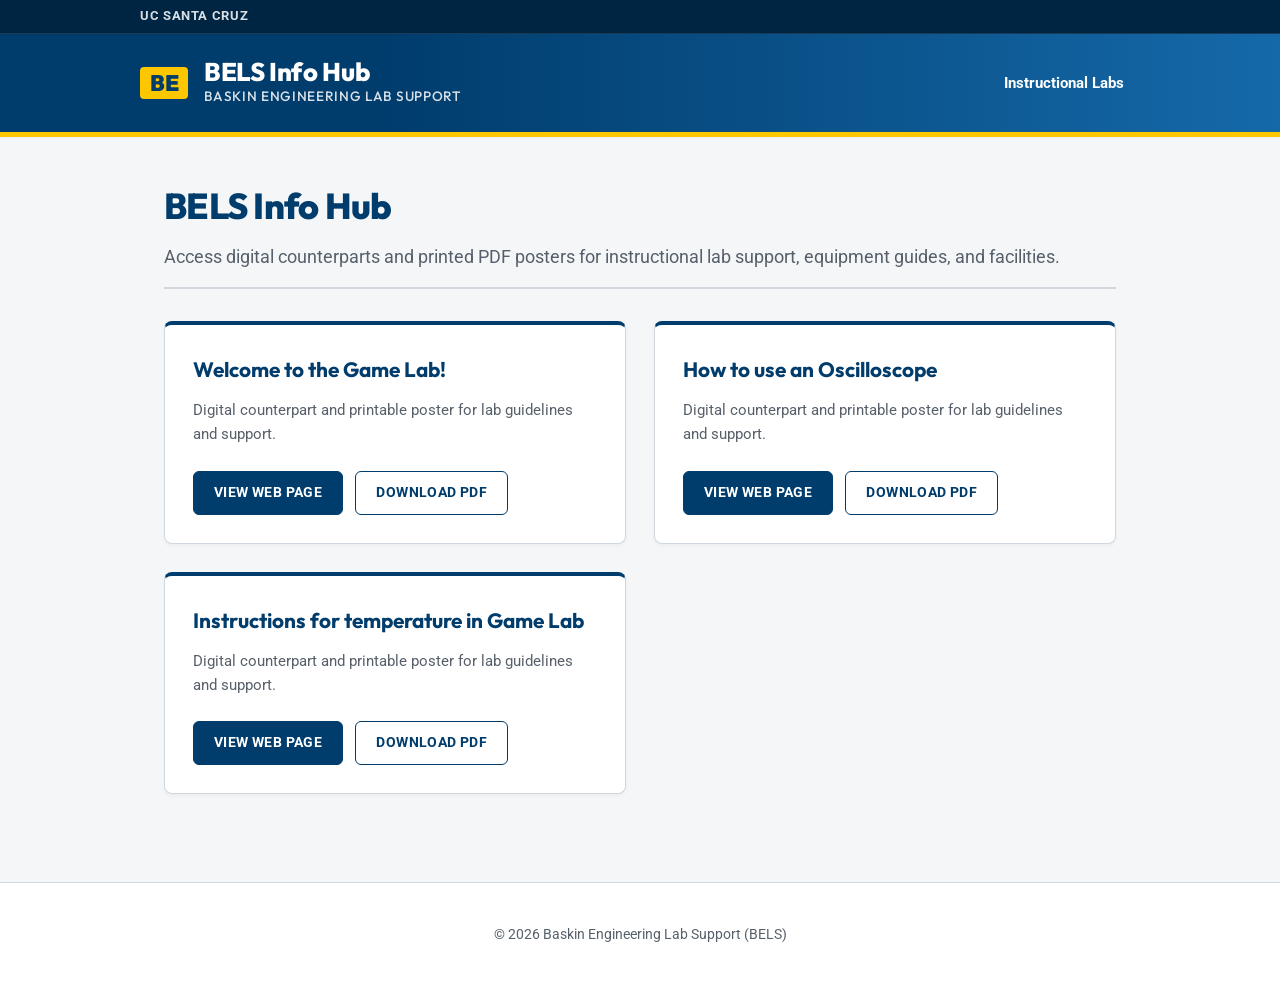
<file: docs/index.html>
<!DOCTYPE html>
<html lang="en">
<head>
  <meta charset="UTF-8">
  <meta name="viewport" content="width=device-width, initial-scale=1.0">
  <title>BELS Info Hub</title>
  <link rel="stylesheet" href="style.css">
</head>
<body>
  <div class="top-bar">
    <div class="top-bar-container">
      <span class="top-bar-left">UC Santa Cruz</span>
    </div>
  </div>
  <header>
    <div class="header-container">
      <a href="index.html" class="logo-wrapper">
        <span class="logo-be-badge">BE</span>
        <span class="logo-text">
          <span class="logo-title">BELS Info Hub</span>
          <span class="logo-subtitle">Baskin Engineering Lab Support</span>
        </span>
      </a>
      <span class="nav-link" style="background-color: transparent; border: none; cursor: default;">Instructional Labs</span>
    </div>
  </header>
  <div class="gold-bar"></div>
  <main>
    <h1 class="hub-title">BELS Info Hub</h1>
    <p class="hub-subtitle">Access digital counterparts and printed PDF posters for instructional lab support, equipment guides, and facilities.</p>
    
    <div class="grid">
      
      <div class="card">
        <h2 class="card-title">Welcome to the Game Lab!</h2>
        <p class="card-description">Digital counterpart and printable poster for lab guidelines and support.</p>
        <div class="card-actions">
          <a href="help_game_lab.html" class="btn btn-primary">View Web Page</a>
          <a href="assets/help_game_lab.pdf" class="btn btn-secondary" download>Download PDF</a>
        </div>
      </div>
      <div class="card">
        <h2 class="card-title">How to use an Oscilloscope</h2>
        <p class="card-description">Digital counterpart and printable poster for lab guidelines and support.</p>
        <div class="card-actions">
          <a href="oscilloscope.html" class="btn btn-primary">View Web Page</a>
          <a href="assets/oscilloscope.pdf" class="btn btn-secondary" download>Download PDF</a>
        </div>
      </div>
      <div class="card">
        <h2 class="card-title">Instructions for temperature in Game Lab</h2>
        <p class="card-description">Digital counterpart and printable poster for lab guidelines and support.</p>
        <div class="card-actions">
          <a href="temp_game_lab.html" class="btn btn-primary">View Web Page</a>
          <a href="assets/temp_game_lab.pdf" class="btn btn-secondary" download>Download PDF</a>
        </div>
      </div>
    </div>
  </main>
  <footer>
    <p>&copy; 2026 Baskin Engineering Lab Support (BELS)</p>
  </footer>
</body>
</html>
</file>
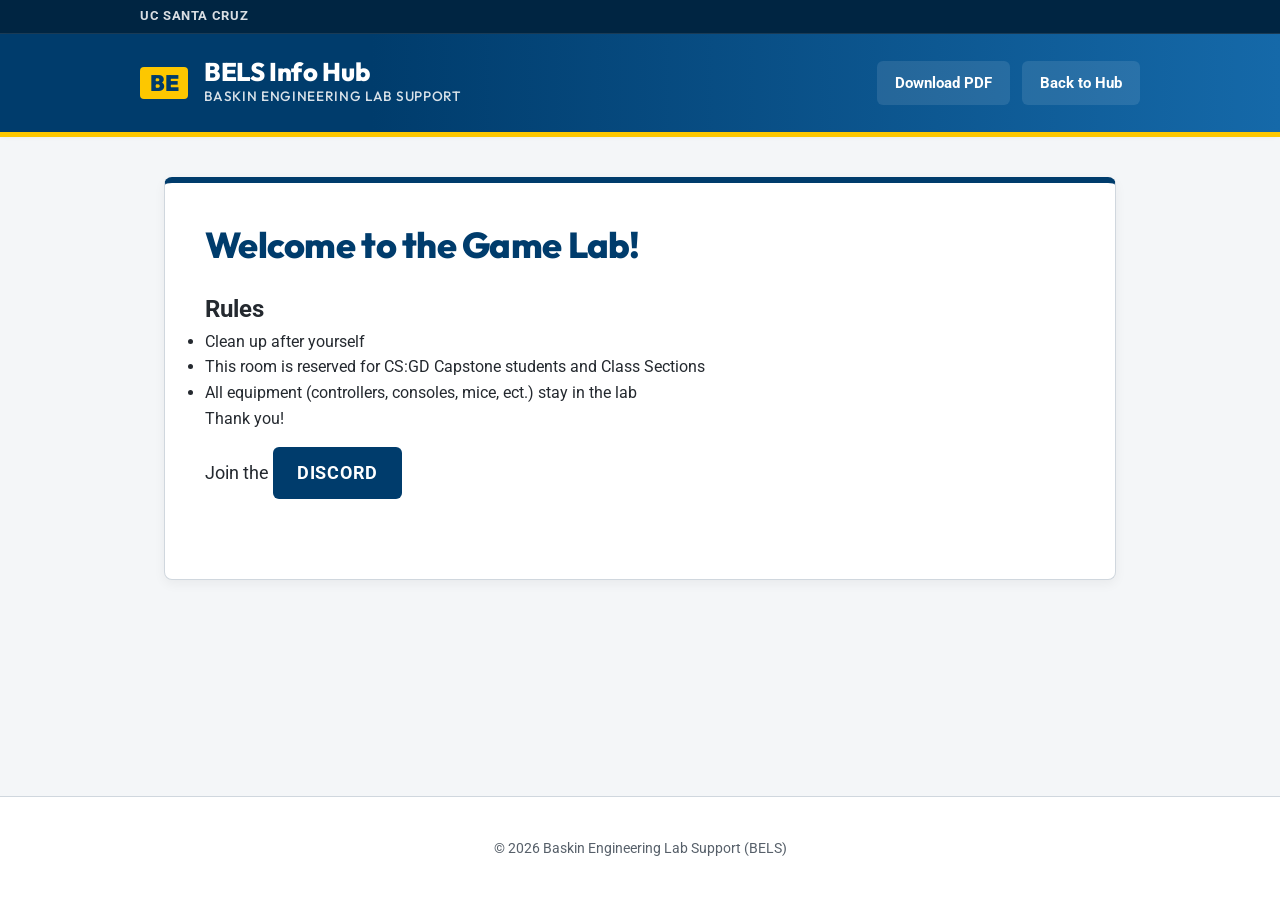
<file: docs/help_game_lab.html>
<!DOCTYPE html>
<html lang="en">
<head>
  <meta charset="UTF-8">
  <meta name="viewport" content="width=device-width, initial-scale=1.0">
  <title>Welcome to the Game Lab!</title>
  <link rel="stylesheet" href="style.css">
</head>
<body>
  <div class="top-bar">
    <div class="top-bar-container">
      <span class="top-bar-left">UC Santa Cruz</span>
    </div>
  </div>
  <header>
    <div class="header-container">
      <a href="index.html" class="logo-wrapper">
        <span class="logo-be-badge">BE</span>
        <span class="logo-text">
          <span class="logo-title">BELS Info Hub</span>
          <span class="logo-subtitle">Baskin Engineering Lab Support</span>
        </span>
      </a>
      <div class="header-actions" style="display: flex; gap: 0.75rem; flex-wrap: wrap;">
        <a href="assets/help_game_lab.pdf" class="nav-link" download>Download PDF</a>
        <a href="index.html" class="nav-link">Back to Hub</a>
      </div>
    </div>
  </header>
  <div class="gold-bar"></div>
  <main>
    <article>
      <h1>Welcome to the Game Lab!</h1>
<h2>Rules</h2>
<ul>
<li>Clean up after yourself</li>
<li>This room is reserved for CS:GD Capstone students and Class Sections</li>
<li>All equipment (controllers, consoles, mice, ect.) stay in the lab<br />
Thank you!</li>
</ul>
<p>Join the <a href="https://discord.gg/gDSVhaCVw3">Discord</a></p>
    </article>
  </main>
  <footer>
    <p>&copy; 2026 Baskin Engineering Lab Support (BELS)</p>
  </footer>
</body>
</html>
</file>
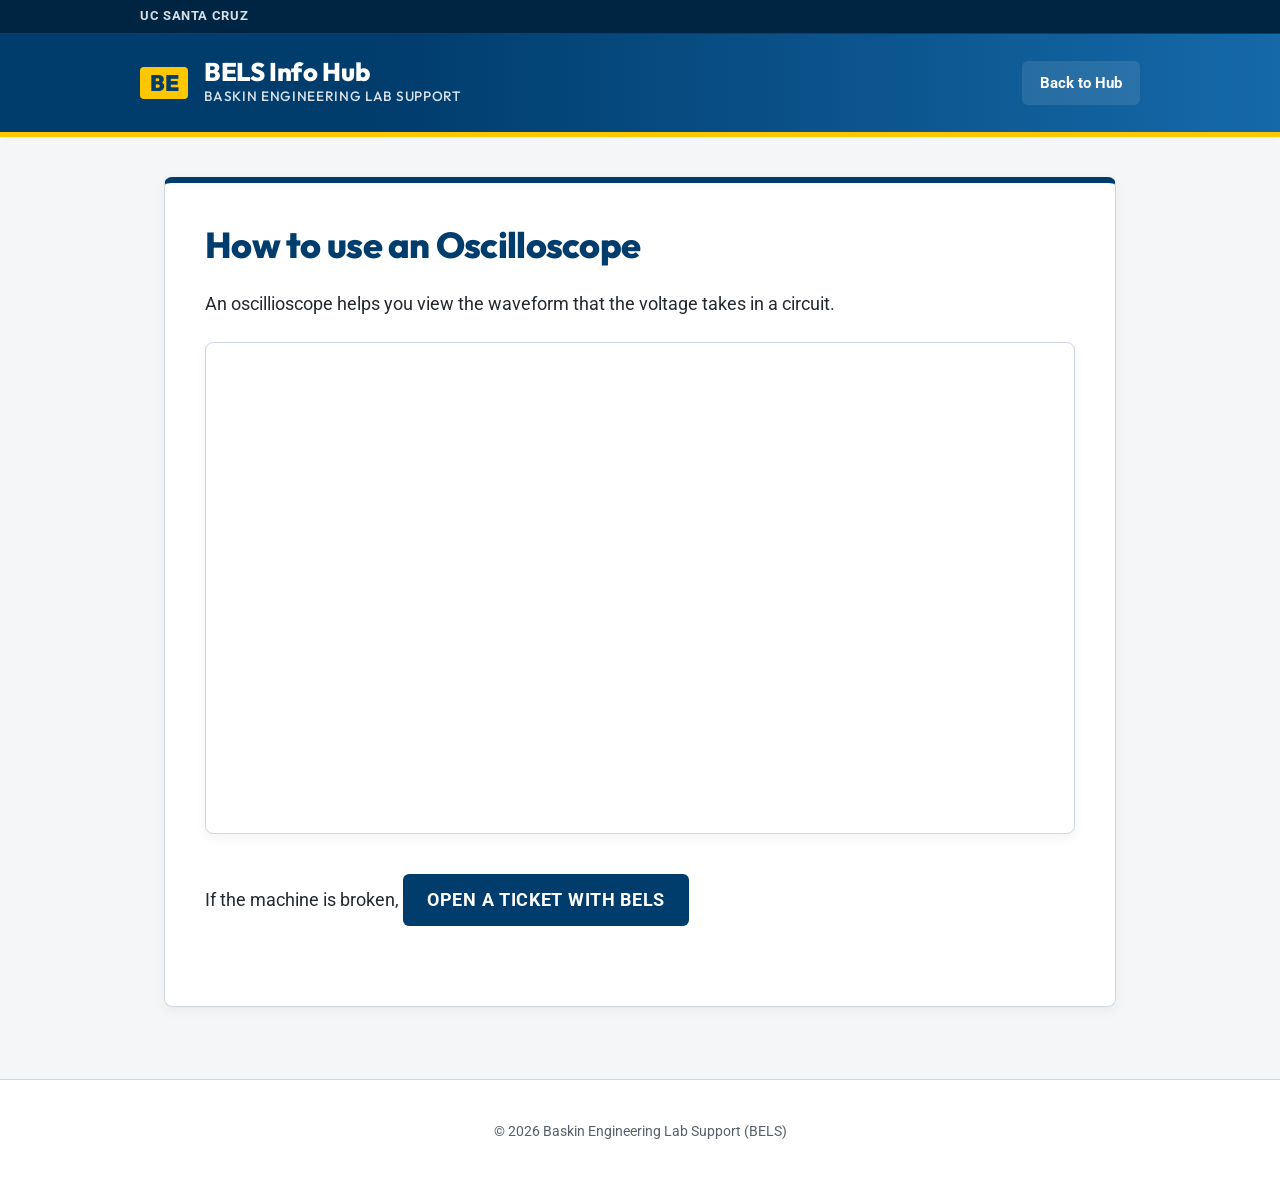
<file: docs/oscilloscope.html>
<!DOCTYPE html>
<html lang="en">
<head>
  <meta charset="UTF-8">
  <meta name="viewport" content="width=device-width, initial-scale=1.0">
  <title>How to use an Oscilloscope</title>
  <link rel="stylesheet" href="style.css">
</head>
<body>
  <div class="top-bar">
    <div class="top-bar-container">
      <span class="top-bar-left">UC Santa Cruz</span>
    </div>
  </div>
  <header>
    <div class="header-container">
      <a href="index.html" class="logo-wrapper">
        <span class="logo-be-badge">BE</span>
        <span class="logo-text">
          <span class="logo-title">BELS Info Hub</span>
          <span class="logo-subtitle">Baskin Engineering Lab Support</span>
        </span>
      </a>
      <a href="index.html" class="nav-link">Back to Hub</a>
    </div>
  </header>
  <div class="gold-bar"></div>
  <main>
    <article>
      <h1>How to use an Oscilloscope</h1>
<p>An oscillioscope helps you view the waveform that the voltage takes in a circuit.</p>
<p><div class="video-container">
  <iframe src="https://www.youtube.com/embed/lSHAE_Y6snc" frameborder="0" allow="accelerometer; autoplay; clipboard-write; encrypted-media; gyroscope; picture-in-picture" allowfullscreen></iframe>
</div></p>
<p>If the machine is broken, <a href="https://bels.engineering.ucsc.edu/open-support-ticket/">open a ticket with BELS</a></p>
    </article>
  </main>
  <footer>
    <p>&copy; 2026 Baskin Engineering Lab Support (BELS)</p>
  </footer>
</body>
</html>
</file>
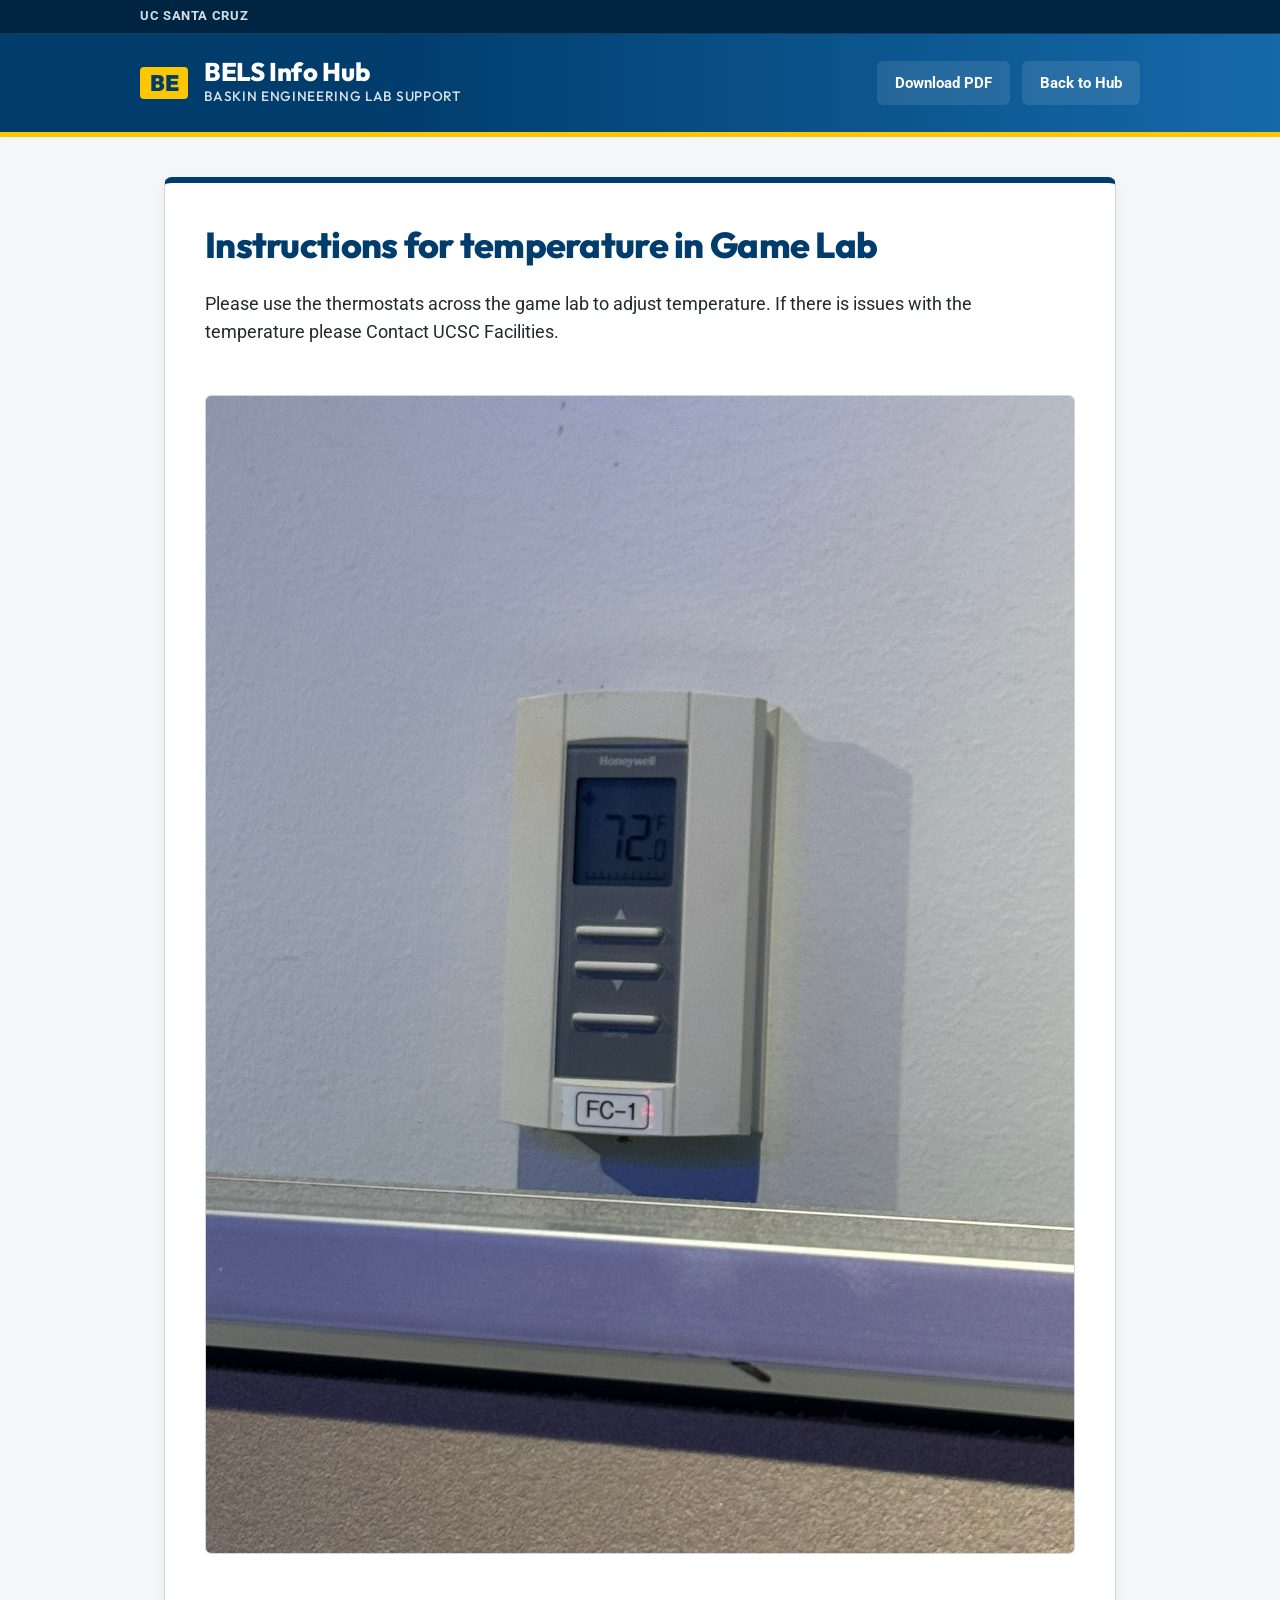
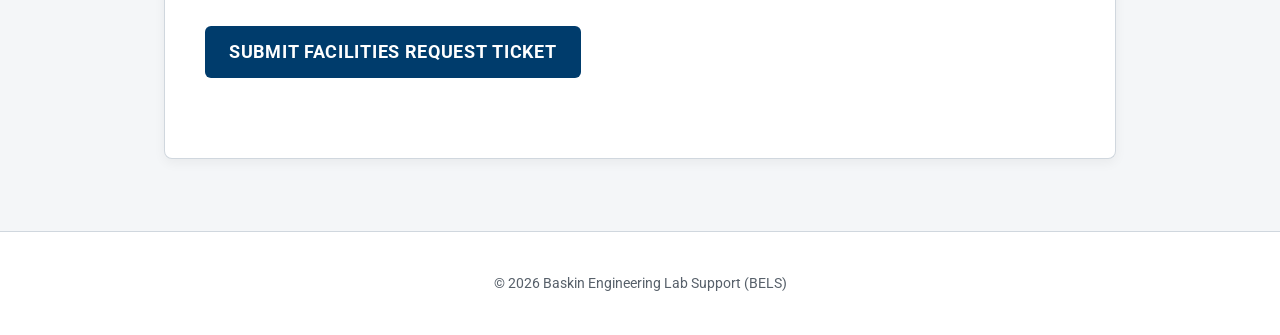
<file: docs/temp_game_lab.html>
<!DOCTYPE html>
<html lang="en">
<head>
  <meta charset="UTF-8">
  <meta name="viewport" content="width=device-width, initial-scale=1.0">
  <title>Instructions for temperature in Game Lab</title>
  <link rel="stylesheet" href="style.css">
</head>
<body>
  <div class="top-bar">
    <div class="top-bar-container">
      <span class="top-bar-left">UC Santa Cruz</span>
    </div>
  </div>
  <header>
    <div class="header-container">
      <a href="index.html" class="logo-wrapper">
        <span class="logo-be-badge">BE</span>
        <span class="logo-text">
          <span class="logo-title">BELS Info Hub</span>
          <span class="logo-subtitle">Baskin Engineering Lab Support</span>
        </span>
      </a>
      <div class="header-actions" style="display: flex; gap: 0.75rem; flex-wrap: wrap;">
        <a href="assets/temp_game_lab.pdf" class="nav-link" download>Download PDF</a>
        <a href="index.html" class="nav-link">Back to Hub</a>
      </div>
    </div>
  </header>
  <div class="gold-bar"></div>
  <main>
    <article>
      <h1>Instructions for temperature in Game Lab</h1>
<p>Please use the thermostats across the game lab to adjust temperature. If there is issues with the temperature please Contact UCSC Facilities.</p>
<p><img alt="Thermostat Img" src="assets/IMG_9950.JPEG" /></p>
<p><a href="https://toolkit.engineering.ucsc.edu/facilities-space-management/help/">Submit Facilities Request Ticket</a></p>
    </article>
  </main>
  <footer>
    <p>&copy; 2026 Baskin Engineering Lab Support (BELS)</p>
  </footer>
</body>
</html>
</file>
<file: docs/style.css>
@import url('https://fonts.googleapis.com/css2?family=Roboto:wght@300;400;500;700;900&family=Outfit:wght@400;500;600;700;800&display=swap');

:root {
  --bg-primary: #f4f6f8;
  --bg-header: linear-gradient(90deg, #003c6c 29%, #1569a9 100%);
  --bg-topbar: #002542;
  --text-primary: #24292f;
  --text-secondary: #57606a;
  --text-light: #ffffff;
  --accent-blue: #003c6c;
  --accent-blue-hover: #1569a9;
  --accent-gold: #fdc700;
  --accent-gold-hover: #e0b000;
  --border: #d0d7de;
  --card-bg: #ffffff;
  --success: #1a7f37;
  
  --font-heading: 'Outfit', 'Roboto', -apple-system, sans-serif;
  --font-body: 'Roboto', -apple-system, sans-serif;
}

/* Base Styles */
* {
  box-sizing: border-box;
  margin: 0;
  padding: 0;
}

body {
  background-color: var(--bg-primary);
  color: var(--text-primary);
  font-family: var(--font-body);
  line-height: 1.6;
  -webkit-font-smoothing: antialiased;
  min-height: 100vh;
  display: flex;
  flex-direction: column;
}

/* Top Mini Banner */
.top-bar {
  background-color: var(--bg-topbar);
  color: rgba(255, 255, 255, 0.85);
  font-size: 0.8rem;
  padding: 0.4rem 2rem;
  font-weight: 500;
  letter-spacing: 0.05em;
  text-transform: uppercase;
  border-bottom: 1px solid rgba(255, 255, 255, 0.1);
}

.top-bar-container {
  max-width: 1000px;
  margin: 0 auto;
  display: flex;
  justify-content: space-between;
  align-items: center;
}

.top-bar-left {
  font-weight: 700;
}

/* Primary Header */
header {
  background: var(--bg-header);
  padding: 1.5rem 2rem;
  box-shadow: 0 4px 6px -1px rgba(0, 0, 0, 0.1);
}

.header-container {
  max-width: 1000px;
  margin: 0 auto;
  display: flex;
  justify-content: space-between;
  align-items: center;
  flex-wrap: wrap;
  gap: 1rem;
}

.logo-wrapper {
  display: flex;
  align-items: center;
  gap: 1rem;
  text-decoration: none;
}

/* Styled Baskin Logo Icon representation */
.logo-be-badge {
  background-color: var(--accent-gold);
  color: #003c6c;
  font-weight: 900;
  font-size: 1.4rem;
  padding: 0.3rem 0.6rem;
  border-radius: 4px;
  display: inline-block;
  line-height: 1;
  font-family: var(--font-heading);
}

.logo-text {
  color: var(--text-light);
  font-family: var(--font-heading);
  display: flex;
  flex-direction: column;
}

.logo-title {
  font-size: 1.6rem;
  font-weight: 800;
  line-height: 1.1;
  letter-spacing: -0.015em;
}

.logo-subtitle {
  font-size: 0.85rem;
  opacity: 0.85;
  font-weight: 500;
  text-transform: uppercase;
  letter-spacing: 0.05em;
}

.nav-link {
  color: var(--text-light);
  text-decoration: none;
  font-size: 0.95rem;
  font-weight: 700;
  padding: 0.5rem 1rem;
  border: 2px solid transparent;
  border-radius: 6px;
  transition: all 0.2s ease;
  background-color: rgba(255, 255, 255, 0.1);
}

.nav-link:hover {
  background-color: var(--accent-gold);
  color: #003c6c;
}

/* Golden Separator Bar */
.gold-bar {
  background-color: var(--accent-gold);
  height: 5px;
  width: 100%;
}

/* Secondary Sub-nav */
.sub-nav {
  background-color: #ffffff;
  border-bottom: 1px solid var(--border);
  padding: 0.75rem 2rem;
}

.sub-nav-container {
  max-width: 1000px;
  margin: 0 auto;
  display: flex;
  gap: 1.5rem;
}

.sub-nav-item {
  color: var(--accent-blue);
  text-decoration: none;
  font-weight: 700;
  font-size: 0.85rem;
  text-transform: uppercase;
  letter-spacing: 0.05em;
  transition: color 0.2s ease;
}

.sub-nav-item:hover {
  color: var(--accent-gold-hover);
}

/* Main Layout */
main {
  flex: 1;
  max-width: 1000px;
  width: 100%;
  margin: 2.5rem auto;
  padding: 0 1.5rem;
}

/* Hub / Dashboard Grid */
.hub-title {
  font-family: var(--font-heading);
  font-size: 2.25rem;
  font-weight: 800;
  color: var(--accent-blue);
  margin-bottom: 0.5rem;
  letter-spacing: -0.02em;
}

.hub-subtitle {
  color: var(--text-secondary);
  font-size: 1.1rem;
  margin-bottom: 2rem;
  border-bottom: 2px solid var(--border);
  padding-bottom: 1rem;
}

.grid {
  display: grid;
  grid-template-columns: repeat(auto-fill, minmax(300px, 1fr));
  gap: 1.75rem;
  margin-bottom: 3rem;
}

/* Cards */
.card {
  background: var(--card-bg);
  border: 1px solid var(--border);
  border-top: 4px solid var(--accent-blue);
  border-radius: 8px;
  padding: 1.75rem;
  transition: all 0.2s ease;
  display: flex;
  flex-direction: column;
  height: 100%;
  box-shadow: 0 2px 4px rgba(0, 0, 0, 0.04);
}

.card:hover {
  transform: translateY(-2px);
  box-shadow: 0 8px 16px rgba(0, 0, 0, 0.08);
  border-top-color: var(--accent-gold);
}

.card-title {
  font-family: var(--font-heading);
  font-size: 1.3rem;
  font-weight: 700;
  margin-bottom: 0.75rem;
  color: var(--accent-blue);
}

.card-description {
  color: var(--text-secondary);
  font-size: 0.95rem;
  margin-bottom: 1.5rem;
  flex: 1;
}

.card-actions {
  display: flex;
  gap: 0.75rem;
  margin-top: auto;
}

.btn {
  display: inline-flex;
  align-items: center;
  justify-content: center;
  padding: 0.625rem 1.25rem;
  border-radius: 6px;
  font-weight: 700;
  font-size: 0.85rem;
  text-decoration: none;
  text-transform: uppercase;
  letter-spacing: 0.03em;
  transition: all 0.2s ease;
  cursor: pointer;
}

.btn-primary {
  background-color: var(--accent-blue);
  color: #fff;
  border: 1px solid var(--accent-blue);
}

.btn-primary:hover {
  background-color: var(--accent-blue-hover);
  border-color: var(--accent-blue-hover);
}

.btn-secondary {
  background-color: transparent;
  color: var(--accent-blue);
  border: 1px solid var(--accent-blue);
}

.btn-secondary:hover {
  background-color: rgba(0, 60, 108, 0.05);
}

/* Page Article Style */
article {
  background: var(--card-bg);
  border: 1px solid var(--border);
  border-top: 6px solid var(--accent-blue);
  border-radius: 8px;
  padding: 2.5rem;
  margin-bottom: 2rem;
  box-shadow: 0 4px 12px rgba(0, 0, 0, 0.05);
}

article h1 {
  font-family: var(--font-heading);
  font-size: 2.25rem;
  font-weight: 800;
  margin-bottom: 1.5rem;
  color: var(--accent-blue);
  letter-spacing: -0.02em;
  line-height: 1.2;
}

article p {
  color: var(--text-primary);
  font-size: 1.1rem;
  margin-bottom: 1.5rem;
}

/* Rendered Images */
article img {
  max-width: 100%;
  height: auto;
  border-radius: 6px;
  border: 1px solid var(--border);
  margin: 1.5rem 0;
}

/* Custom Markdown Links parsed to Buttons */
article a {
  display: inline-flex;
  align-items: center;
  justify-content: center;
  padding: 0.75rem 1.5rem;
  background-color: var(--accent-blue);
  color: #fff;
  text-decoration: none;
  font-weight: 700;
  text-transform: uppercase;
  letter-spacing: 0.04em;
  border-radius: 6px;
  transition: all 0.2s ease;
  margin: 1rem 0;
}

article a:hover {
  background-color: var(--accent-blue-hover);
  box-shadow: 0 4px 8px rgba(0, 60, 108, 0.2);
}

/* Footer */
footer {
  background-color: #ffffff;
  border-top: 1px solid var(--border);
  padding: 2.5rem 2rem;
  text-align: center;
  color: var(--text-secondary);
  font-size: 0.9rem;
  margin-top: auto;
}

/* Responsive adjustments */
@media (max-width: 640px) {
  article {
    padding: 1.5rem;
  }
  article h1 {
    font-size: 1.75rem;
  }
  .header-container {
    flex-direction: column;
    align-items: flex-start;
  }
}

/* Responsive YouTube Video Embeds */
.video-container {
  position: relative;
  padding-bottom: 56.25%; /* 16:9 Aspect Ratio */
  height: 0;
  overflow: hidden;
  max-width: 100%;
  border-radius: 8px;
  border: 1px solid var(--border);
  margin: 1.5rem 0;
  box-shadow: 0 4px 12px rgba(0, 0, 0, 0.05);
}

.video-container iframe {
  position: absolute;
  top: 0;
  left: 0;
  width: 100%;
  height: 100%;
  border: 0;
}
</file>
